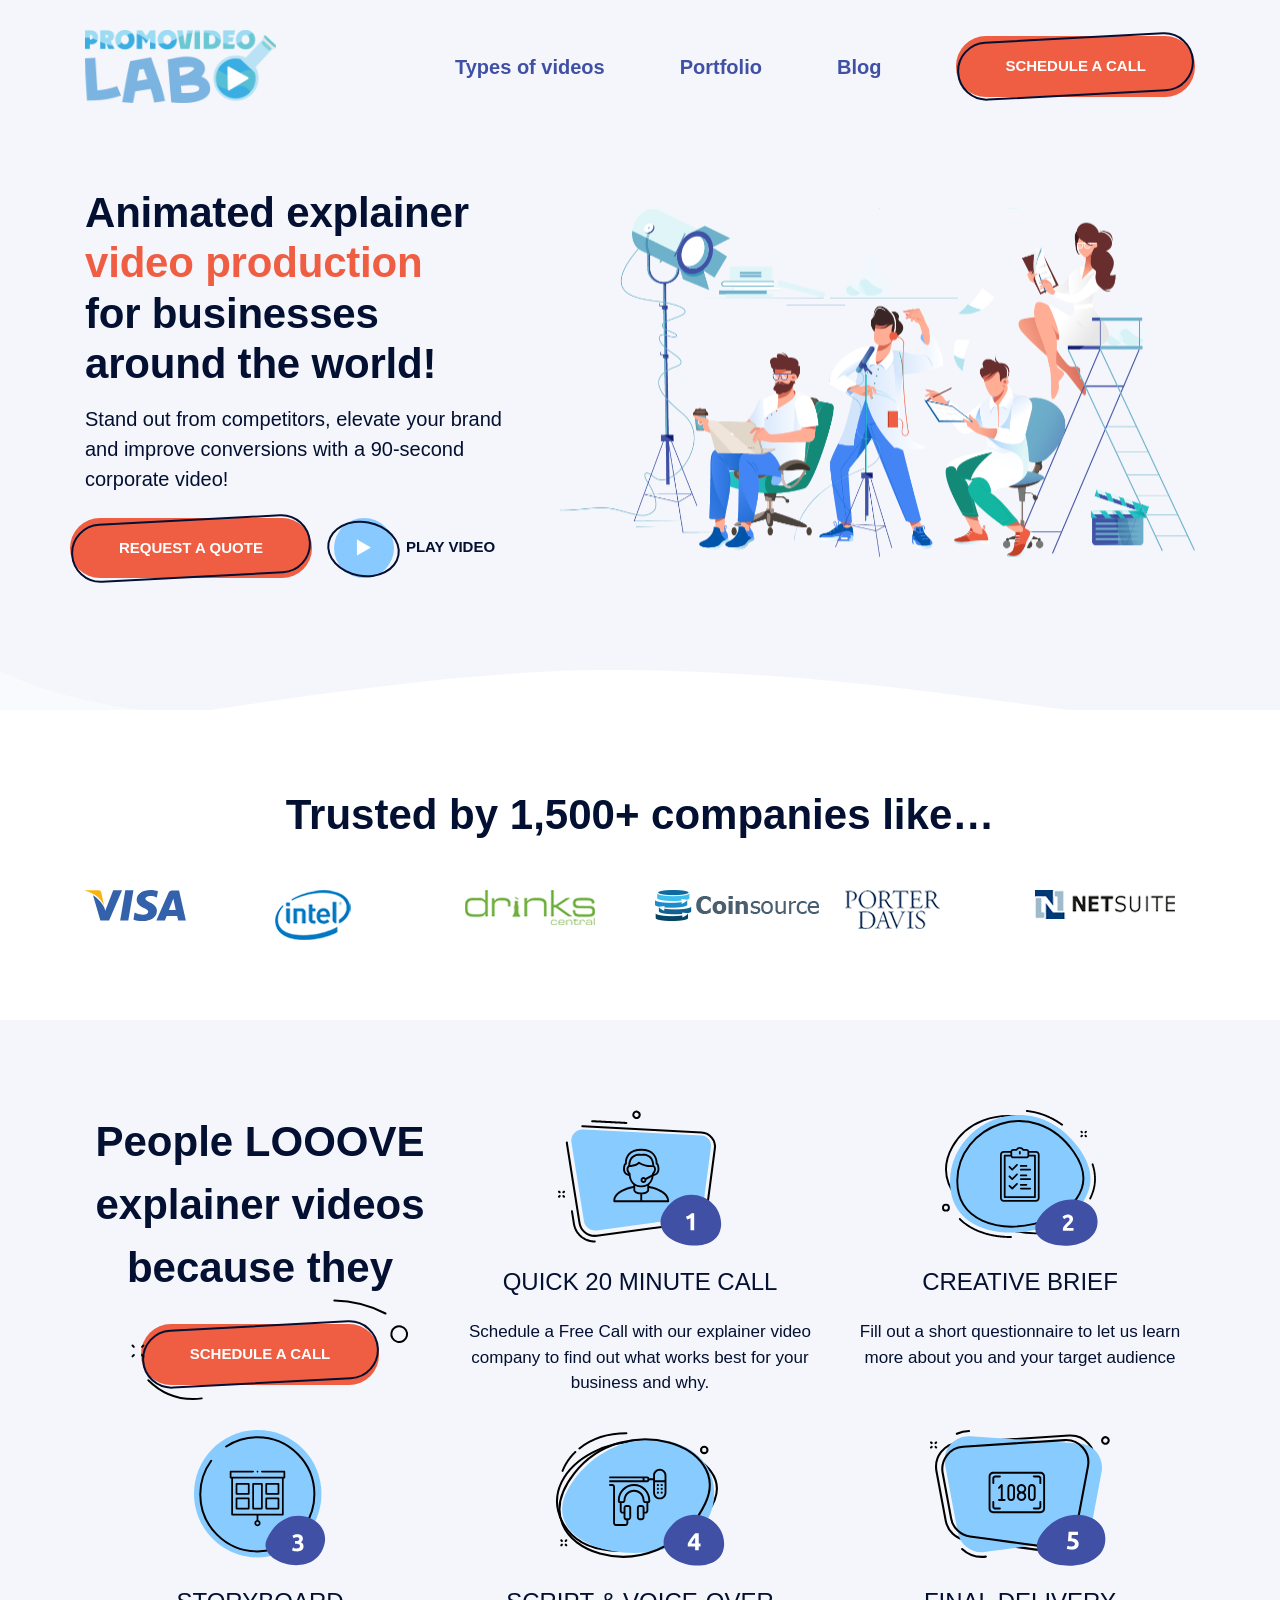
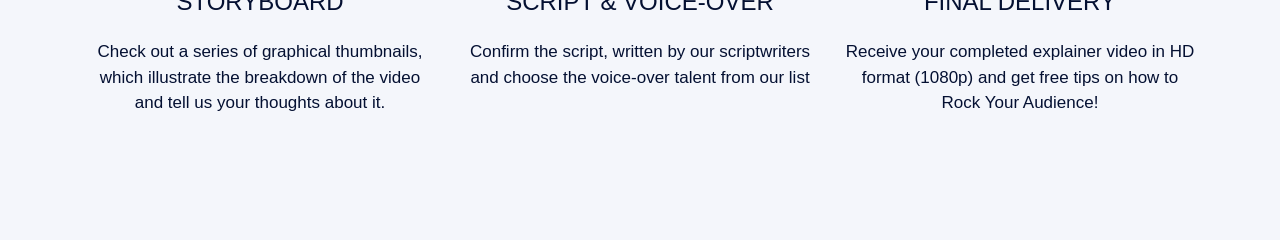
<file: index.html>
<!DOCTYPE html>
<html lang="en">

<head>
  <meta charset="UTF-8">
  <meta http-equiv="X-UA-Compatible" content="IE=edge">
  <meta name="viewport" content="width=device-width, initial-scale=1.0">
  <title>Bootstrap</title>

  <!--Подключение Bootstrap стилей-->
  <link rel="stylesheet" href="https://cdn.jsdelivr.net/npm/bootstrap@4.6.0/dist/css/bootstrap.min.css">

  <!--Подключение собственных стилей-->
  <link rel="stylesheet" href="css/style.css">
</head>

<body>
    <header>
        <div class="container"><a href="#">
                <img src="img/logo.svg" alt="PromoVideoLab" class="logo">
            </a>
            <nav>
                <ul class="main-menu">
                    <li class="d-none d-lg-block"><a href="#">Types of videos</a></li>
                    <li class="d-none d-lg-block"><a href="#">Portfolio</a></li>
                    <li class="d-none d-lg-block"><a href="#">Blog</a></li>
                    <li><a class="btn" href="#">schedule a call</a></li>
                    <li class="burger-menu d-lg-none"><button></button></li>
                </ul>
            </nav>
        </div>
    </header> 
    
    <main>
        <!-- Секция PROMO (начало) -->
        <section class="promo">
            <div class="container">
                <article class="row">
                    <div class="col-12 col-lg-5 promo-content">
                        <h1 class="title">Animated explainer <strong>video production</strong> for businesses around the
                            world!</h1>
                        <p>Stand out from competitors, elevate your brand and improve conversions with a 90-second
                            corporate video!
                        </p>
                        <div class="row buttons">
                            <a class="btn" href="#">Request a Quote</a>
                            <a class="btn-play" href="#"><span class="btn-circle btn-circle-play"></span>play video</a>
                        </div>
                    </div>
                    <img class="col-12 col-lg-7 promo-img" src="img/promo/promo-img.svg"
                        alt="Animated explainer video production for businesses around the world!"> 
                </article>
            </div>
        </section>
        <!-- Секция PROMO (конец) -->

        <!-- Секция COMPANIES (начало) -->
        <section class="companies">
            <div class="container">
                <h2 class="title">Trusted by 1,500+ companies like…</h2>
                <ul class="row companies-list">
                    <li class="col-6 col-sm-4 col-lg-2"><img src="img/companies/visa.svg" alt="Visa"></li>
                    <li class="col-6 col-sm-4 col-lg-2"><img src="img/companies/intel.svg" alt="Intel"></li>
                    <li class="col-6 col-sm-4 col-lg-2"><img src="img/companies/drinks.svg" alt="Drinks"></li>
                    <li class="col-6 col-sm-4 col-lg-2"><img src="img/companies/coinsource.svg" alt="CoinSource"></li>
                    <li class="col-6 col-sm-4 col-lg-2"><img src="img/companies/porter-davis.svg" alt="Porter Davis"></li>
                    <li class="col-6 col-sm-4 col-lg-2"><img src="img/companies/netsuite.svg" alt="Netsuite"></li>
                </ul>
            </div>
        </section>
        <!-- Секция COMPANIES (конец) -->
   
    <!-- Секция STEPS (начало) -->
    <section class="steps">
        <div class="container">
            <div class="row steps-content">
                <div class="col-12 col-md-6 col-lg-4 steps-header">
                    <h2 class="title">People LOOOVE explainer videos because they</h2>
                    <a class="btn" href="#">schedule a call</a>
                </div>
                <div class="col-12 col-md-6 col-lg-4 steps-item">
                    <img src="img/steps/step-1.svg" alt="QUICK 20 MINUTE CALL">
                    <h3>QUICK 20 MINUTE CALL</h3>
                    <p>Schedule a Free Call with our explainer video company to find out what works best for your business
                        and why.</p>
                </div>
                <div class="col-12 col-md-6 col-lg-4 steps-item">
                    <img src="img/steps/step-2.svg" alt="CREATIVE BRIEF">
                    <h3>CREATIVE BRIEF</h3>
                    <p>Fill out a short questionnaire to let us learn more about you and your target audience</p>
                </div>
                <div class="col-12 col-md-6 col-lg-4 steps-item">
                    <img src="img/steps/step-3.svg" alt="STORYBOARD">
                    <h3>STORYBOARD</h3>
                    <p>Check out a series of graphical thumbnails, which illustrate the breakdown of the video and tell us
                        your thoughts about
                        it.</p>
                </div>
                <div class="col-12 col-md-6 col-lg-4 steps-item">
                    <img src="img/steps/step-4.svg" alt="SCRIPT & VOICE-OVER">
                    <h3>SCRIPT & VOICE-OVER</h3>
                    <p>Confirm the script, written by our scriptwriters and choose the voice-over talent from our list</p>
                </div>
                <div class="col-12 col-md-6 col-lg-4 steps-item">
                    <img src="img/steps/step-5.svg" alt="FINAL DELIVERY">
                    <h3>FINAL DELIVERY</h3>
                    <p>Receive your completed explainer video in HD format (1080p) and get free tips on how to Rock Your
                        Audience!</p>
                </div>
            </div>
        </div>
    </section>
    <!-- Секция STEPS (конец) -->

    </main>

 <!--Подключение библиотеки jQuery  -->
    <script src="https://code.jquery.com/jquery-3.5.1.slim.min.js"></script>

<!--Подключение библиотеки popper  -->
    <script src="https://cdn.jsdelivr.net/npm/popper.js@1.16.1/dist/umd/popper.min.js"></script>

<!--Подключение скрипта Bootstrap  -->
    <script src="https://cdn.jsdelivr.net/npm/bootstrap@4.6.0/dist/js/bootstrap.min.js"></script>
</body>
</html>
</file>
<file: css/style.css>
/***** ОБЩИЕ СТИЛИ (начало) *****/
html {
    font-size: 17px;
}

body {
    font-family: "Ubuntu", sans-serif;
    font-weight: normal;
    color: #041032;

    background-color: #f4f6fb;
}

p {
    font-family: "Roboto", sans-serif;
    font-weight: normal;
    line-height: 150%;
}

ul {
    list-style-type: none;
    margin: 0;
    padding: 0;
}

a {
    font-weight: bold;
    color: #4050a5;
   
    transition: all 0.25s;
}

a:hover {
    color: #ef5e42;
    text-decoration: none;
}

.btn {
    box-sizing: border-box;
    position: relative;
    display: inline-block;
    padding: 18px 48px;
   
    text-transform: uppercase;
    font-size: 15px;
    font-weight: bold;
    color: #ffffff;
    
    border-radius: 30px;
    background-color: #ef5e42;
}

.btn:hover {
    color: #ffffff;
    background-color: #ef8042;
}

.btn:active {
    color: #ffffff;
    background-color: #b54029;
}

.btn::before {
    box-sizing: border-box;
    position: absolute;
    top: 0;
    left: 0;

    width: 100%;
    height: 100%;

    content: "";

    border: 2px solid #041032;
    border-radius: 30px;

    transform: rotate(-3deg);
    transition: all 0.5s;
}

.btn:hover::before {
    transform: rotate(3deg);
}

.btn:active::before {
    transform: rotate(0);
}

.btn-circle {
    position: relative;
    display: inline-block;
    vertical-align: middle;
    margin-right: 12px;

    width: 60px;
    height: 60px;

    border-radius: 100%;
    background-color: #ef5e42;

    transition: all 0.25s;
}

.btn-circle:hover {
    cursor: pointer;
    background-color: #ef8042;
}

.btn-circle:active {
    background-color: #b54029;
}

.btn-circle-play,
.btn-circle-plus {
    background-repeat: no-repeat;
    background-position: center;
}

.btn-circle-play {
    background-color: #88caff;
    background-image: url("../img/icon-play.svg");
}

.btn-circle-play:hover {
    background-color: #a7d5fb;
}

.btn-circle-play:active {
    background-color: #31a1fd;
}

.btn-circle-plus {
    background-image: url("../img/icon-plus.svg");
}

.btn-circle::before {
    box-sizing: border-box;
    position: absolute;
    top: 3px;
    left: -7px;

    width: 73px;
    height: 56px;

    content: "";

    border: 2px solid #041032;
    border-radius: 100%;

    transform: rotate(10deg);

    transition: all 0.5s;
}

.btn-circle:hover::before {
    transform: rotate(-180deg);
}

.btn-circle:active::before {
    width: 100%;
    height: 100%;

    top: 0;
    left: 0;
}

.title {
    font-size: 42px;
    font-weight: bold;
}
/***** ОБЩИЕ СТИЛИ (конец) *****/

/***** HEADER (начало) *****/
header {
    padding: 30px 0;
}

header .container {
    display: flex;
    justify-content: space-between;
    align-items: center;
}

header nav {
    width: 740px;
}

.main-menu {
    display: flex;
    justify-content: space-between;
    align-items: center;
}

.main-menu a:not(.btn) {
    font-size: 20px;
}

.burger-menu button {
    width: 30px;
    height: 20px;

    border: none;
    background-color: transparent;
    background-image: url("../img/icon-burger.svg");
    background-repeat: no-repeat;
    background-position: center;
}

/***** HEADER (конец) *****/

/***** Секция PROMO (начало) *****/
.promo {
    box-sizing: border-box;
    height: 627px;
    padding: 55px 0;

    background-image: url("../img/promo/bg-promo.svg"); 
    background-repeat: repeat-x;
    background-position: 0 bottom;
}

.promo-article {
    position: relative;
}

.promo-content {
    position: relative;
    z-index: 2;

    display: flex;
    flex-direction: column;
    justify-content: space-between;

    height: 390px;
}

.promo-content .title {
    max-width: 391px;
    letter-spacing: -0.2px;
}

.promo-content strong {
    color: #ef5e42;
}

.promo-content p {
    font-size: 20px;
}

.promo-content .btn-play {
    margin-left: 22px;

    font-size: 15px;
    text-transform: uppercase;
    color: #041032;
}

.promo-content .btn-play:hover {
    color: #ef5e42;
}

.promo .promo-img {
    position: absolte;
}
/***** Секция PROMO (конец) *****/

/***** Секция COMPANIES (начало) *****/
.companies {
    margin-top: -50px;
    padding: 80px 0;
    background-color: #ffffff;
}

.companies .container {
    flex-direction: column;
}

.companies .title {
    margin-bottom: 50px;
    text-align: center;
}

.companies .companies-list {
    justify-content: space-between;
}
/***** Секция COMPANIES (конец) *****/

/***** Секция STEPS (начало) *****/
.steps {
    padding: 90px 0;
}

.steps .container {
    justify-content: center;
}

.steps-content {
    justify-content: space-between;
    flex-wrap: wrap;
}

.steps-content > div {
    display: flex;
    flex-direction: column;
    align-items: center;

    width: 370px;
    min-height: 320px;
}

.steps-header .title {
    margin-bottom: 25px;

    line-height: 150%;
    text-align: center;
}

.steps-header .btn::after {
    position: absolute;
    top: -35px;
    left: -25px;

    width: 130%;
    height: 110px;

    content: "";

    background-image: url("../img/btn_bg.svg");
    background-repeat: no-repeat;
    background-size: 100% 110px;
}

.steps-item img {
    height: 136px;
}

.steps-item h3 {
    margin: 22px 0;
    font-size: 24px;
}

.steps-item p {
    text-align: center;
}
/***** Секция STEPS (конец) *****/


@media(min-width: 1300px) {
    .container {
        max-width: 1290px;
    }

    .promo-img {
        max-width: 1100px;
        top: -36px;
        left: 27%;
    }
}

@media(max-width: 1299) {
    .logo {
        max-width: 125px;
    }

    .btn {
        padding-left: 31px;
        padding-right: 28px;
        padding-top: 15px;
        padding-bottom: 15px;

        font-size: 15px;
    }

    .promo-img {
        max-width: 684px !important;
        left: 35%;
    } 

    .steps .title {
        font-size: 32px;
    }
}

@media(max-width: 991px) {
    .main-menu {
        justify-content: flex-end;
    }

    .promo {
        padding-top: 0;
        background-image: none;
    }

    .promo-content {
        justify-content: center;
        align-items: center;
    }

    .promo-content .title,
    .promo-content p {
        text-align: center;
    }

    .title {
        font-size: 32px;
    } 
    
    .promo-content .title {
         min-width: 276px;
         max-width: 642px;
    }

    .promo-img {
        position: relative !important;
        top: 0 !important;
        left: 0 !important;
    }

    .companies {
        margin-top: 75px;
    }
}

@media(max-width: 767px) {
    header {
        padding-bottom: 0;
    }

    .promo {
        padding-top: 30px;
    } 
}

@media(max-width: 479px) {
    .logo {
        max-width: 72px;
        margin-right: 10px;
    }

    .btn {
        margin-right: 16px;

        padding-left: 20px;
        padding-right: 18px;
        padding-top: 12px;
        padding-bottom: 14px;
  
        font-size: 13px;
    }

    .title {
        font-size: 28px;
    }

    .promo-content .title {        
        max-width: 276px;
    }

    .buttons {
        flex-direction: column;
        margin-bottom: 50px;
    }

    .buttons .btn {
        margin-bottom: 20px;
    }
    .companies {
        margin-top: 0;
    }
}
</file>
